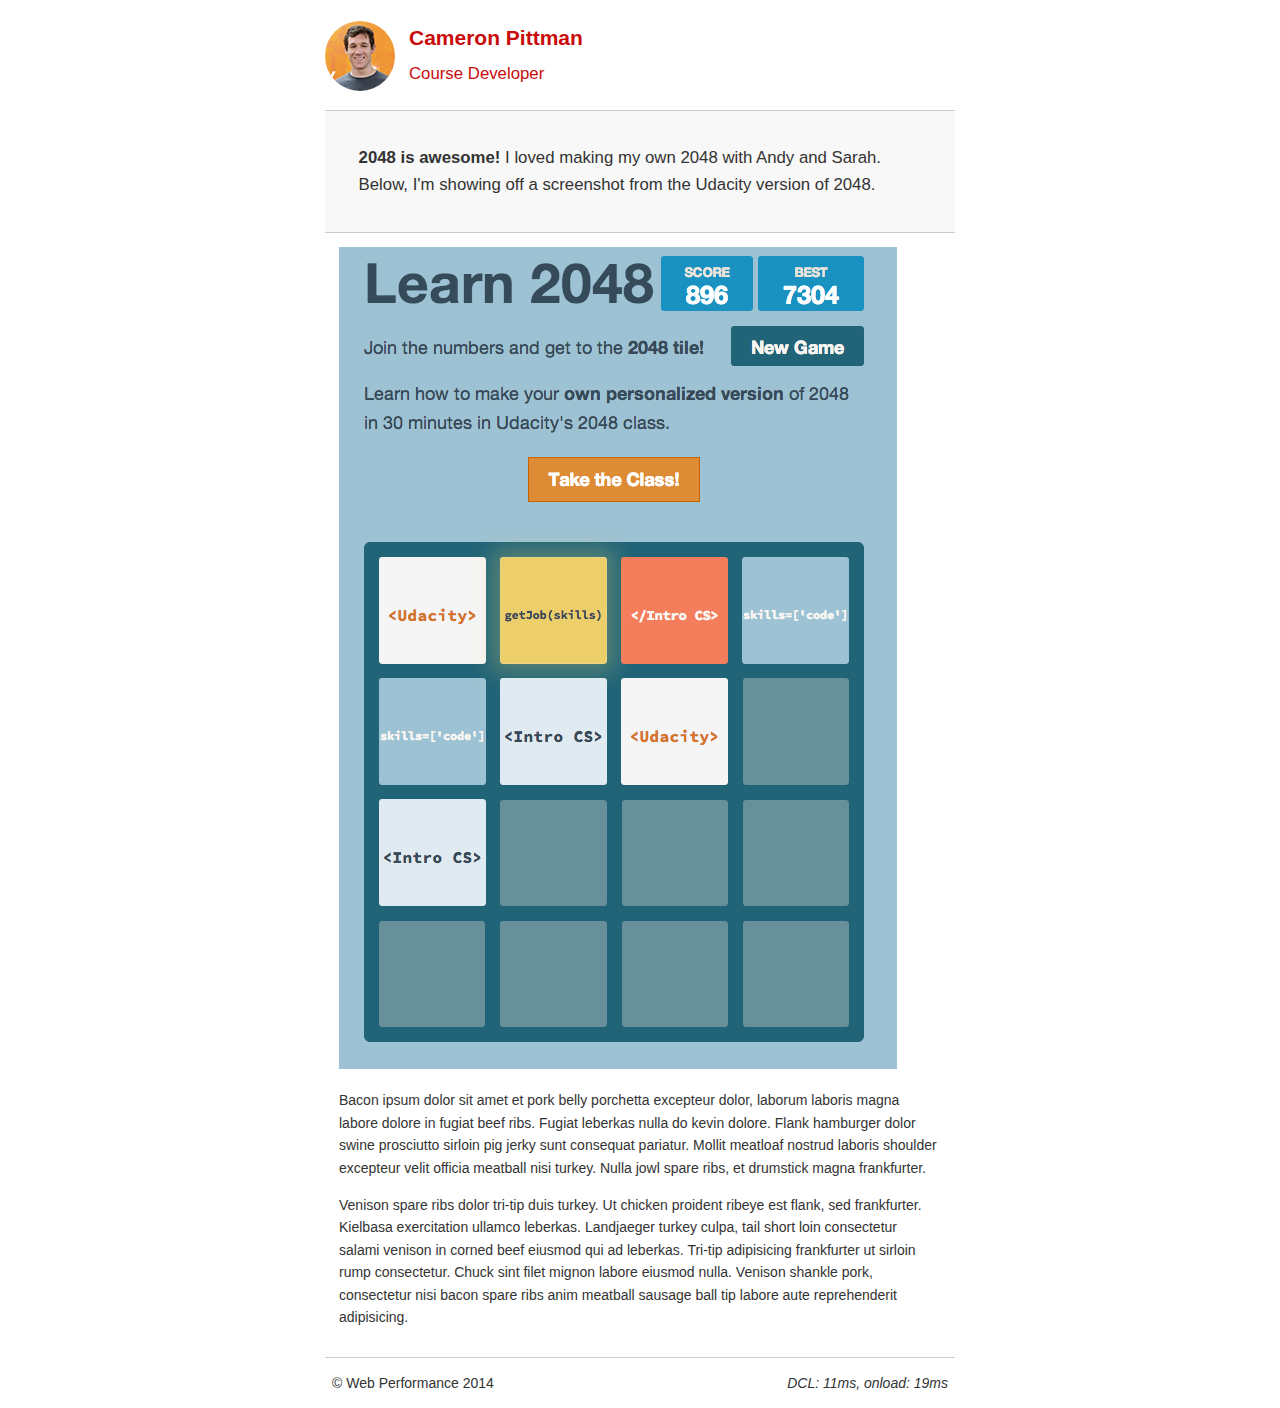
<file: project-2048.html>
<!DOCTYPE html>
<html lang="en">
  <head>
    <meta charset="utf-8">
    <meta name="viewport" content="width=device-width, initial-scale=1">
    <meta name="description" content=" FILL ME IN ">
    <meta name="author" content=" FILL ME IN ">
    <title>Cameron Pittman: Portfolio</title>
    <style>
      html {
      font-size: 100%;
      overflow-y: scroll;
      -webkit-tap-highlight-color: rgba(0,0,0,0);
      -ms-text-size-adjust: 100%;
      -webkit-text-size-adjust: none;
      }
      body { margin: 0; font-size: 14px; line-height: 1.61; font-weight: 400; }
      body, button, input, select, textarea { font-family: 'Open Sans', sans-serif; color: #333; }

      a { color: #12C; }
      a:visited { color: #61C; }
      a:focus { outline: thin dotted; }
      a:hover, a:active { color: #c00; outline: 0; }

      b, strong { font-weight: bold; }
      pre, code { font-family: monospace, monospace; font-size: 1em; }
      ul, ol { margin: 1em 0; padding: 0 0 0 20px; }
      img { border: 0; max-width: 100%; }

      body { background: #fff; }
      header, footer, .container { max-width: 45em; margin: 0 auto; }

      header { padding: 0 0.5em; color: #C90B0B; }
      header img { border-radius: 40px; float: left; }
      header p { font-size:1.5em; font-weight: bold; padding-left: 4em;}
      header p span { font-size: 0.8em; font-weight: normal;}

      .hero { padding: 2em; background-color: #f8f8f8; font-size:1.2em;
        border-bottom: 1px solid #ccc;
        border-top: 1px solid #ccc;
      }

      .content { padding: 1em 1em; }
      .content li { list-style-type: none; font-size: 1.1em;}
      li img { float:left; padding-right: 1em; }
      li p { font-size: 0.9em; font-style: italic; }

      footer {
        padding: 0 0.5em;
        border-top: 1px solid #ccc;
      }
      footer span { float: right; font-style: italic; }

      /* Smartphones (portrait) */
      @media only screen and (max-width: 480px) {
        body { font-size: 12px;}
        header p { padding-left: 4.5em;}
      }
    </style>
    <link href="css/print.css" media="print" rel="stylesheet">
    <script async src="js/perfmatters.js"></script>
  </head>

  <body>
    <header>
      <a href="/"><img src="img/profilepic.jpg"></a>
      <p>Cameron Pittman<br><span>Course Developer</span></p>
    </header>

    <div class="container">
      <div class="hero">
        <strong>2048 is awesome!</strong> I loved making my own 2048 with Andy and Sarah. Below, I'm showing off a screenshot from the Udacity version of 2048.
      </div>

      <div class="content">

        <img class="img-responsive" src="img/2048.png">

        <p>Bacon ipsum dolor sit amet et pork belly porchetta excepteur dolor, laborum laboris magna labore dolore in fugiat beef ribs. Fugiat leberkas nulla do kevin dolore. Flank hamburger dolor swine prosciutto sirloin pig jerky sunt consequat pariatur. Mollit meatloaf nostrud laboris shoulder excepteur velit officia meatball nisi turkey. Nulla jowl spare ribs, et drumstick magna frankfurter.</p>

        <p>Venison spare ribs dolor tri-tip duis turkey. Ut chicken proident ribeye est flank, sed frankfurter. Kielbasa exercitation ullamco leberkas. Landjaeger turkey culpa, tail short loin consectetur salami venison in corned beef eiusmod qui ad leberkas. Tri-tip adipisicing frankfurter ut sirloin rump consectetur. Chuck sint filet mignon labore eiusmod nulla. Venison shankle pork, consectetur nisi bacon spare ribs anim meatball sausage ball tip labore aute reprehenderit adipisicing.</p>

    </div>

    <footer>
      <p>&copy; Web Performance 2014 <span id="crp-stats"></span></p>
    </footer>
  </body>
</html>
</file>
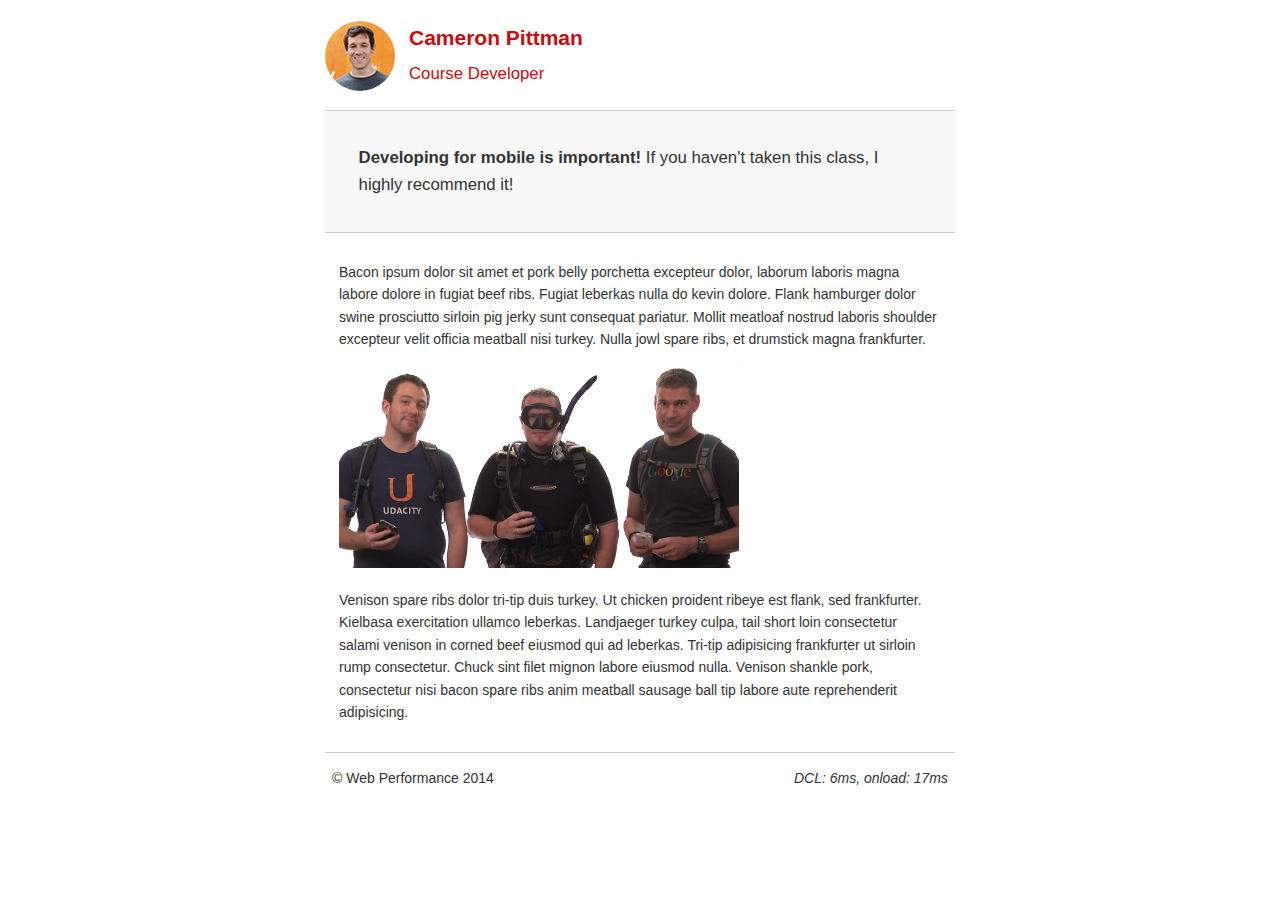
<file: project-mobile.html>
<!DOCTYPE html>
<html lang="en">
  <head>
    <meta charset="utf-8">
    <meta name="viewport" content="width=device-width, initial-scale=1">
    <meta name="description" content=" FILL ME IN ">
    <meta name="author" content=" FILL ME IN ">
    <title>Cameron Pitman: Portfolio</title>
    <style>
      html {
      font-size: 100%;
      overflow-y: scroll;
      -webkit-tap-highlight-color: rgba(0,0,0,0);
      -ms-text-size-adjust: 100%;
      -webkit-text-size-adjust: none;
      }
      body { margin: 0; font-size: 14px; line-height: 1.61; font-weight: 400; }
      body, button, input, select, textarea { font-family: 'Open Sans', sans-serif; color: #333; }

      a { color: #12C; }
      a:visited { color: #61C; }
      a:focus { outline: thin dotted; }
      a:hover, a:active { color: #c00; outline: 0; }

      b, strong { font-weight: bold; }
      pre, code { font-family: monospace, monospace; font-size: 1em; }
      ul, ol { margin: 1em 0; padding: 0 0 0 20px; }
      img { border: 0; max-width: 100%; }

      body { background: #fff; }
      header, footer, .container { max-width: 45em; margin: 0 auto; }

      header { padding: 0 0.5em; color: #C90B0B; }
      header img { border-radius: 40px; float: left; }
      header p { font-size:1.5em; font-weight: bold; padding-left: 4em;}
      header p span { font-size: 0.8em; font-weight: normal;}

      .hero { padding: 2em; background-color: #f8f8f8; font-size:1.2em;
        border-bottom: 1px solid #ccc;
        border-top: 1px solid #ccc;
      }

      .content { padding: 1em 1em; }
      .content li { list-style-type: none; font-size: 1.1em;}
      li img { float:left; padding-right: 1em; }
      li p { font-size: 0.9em; font-style: italic; }

      footer {
        padding: 0 0.5em;
        border-top: 1px solid #ccc;
      }
      footer span { float: right; font-style: italic; }

      /* Smartphones (portrait) */
      @media only screen and (max-width: 480px) {
        body { font-size: 12px;}
        header p { padding-left: 4.5em;}
      }
    </style>
    <link href="css/print.css" media="print" rel="stylesheet">
    <script async src="js/perfmatters.js"></script>
  </head>

  <body>
    <header>
      <a href="/"><img src="img/profilepic.jpg"></a>
      <p>Cameron Pittman<br><span>Course Developer</span></p>
    </header>

    <div class="container">
      <div class="hero">
        <strong>Developing for mobile is important!</strong> If you haven't taken this class, I highly recommend it!
      </div>

      <div class="content">
        
        <p>Bacon ipsum dolor sit amet et pork belly porchetta excepteur dolor, laborum laboris magna labore dolore in fugiat beef ribs. Fugiat leberkas nulla do kevin dolore. Flank hamburger dolor swine prosciutto sirloin pig jerky sunt consequat pariatur. Mollit meatloaf nostrud laboris shoulder excepteur velit officia meatball nisi turkey. Nulla jowl spare ribs, et drumstick magna frankfurter.</p>

        <img src="img/mobilewebdev.jpg">

        <p>Venison spare ribs dolor tri-tip duis turkey. Ut chicken proident ribeye est flank, sed frankfurter. Kielbasa exercitation ullamco leberkas. Landjaeger turkey culpa, tail short loin consectetur salami venison in corned beef eiusmod qui ad leberkas. Tri-tip adipisicing frankfurter ut sirloin rump consectetur. Chuck sint filet mignon labore eiusmod nulla. Venison shankle pork, consectetur nisi bacon spare ribs anim meatball sausage ball tip labore aute reprehenderit adipisicing.</p>

    </div>

    <footer>
      <p>&copy; Web Performance 2014 <span id="crp-stats"></span></p>
    </footer>
  </body>
</html>
</file>
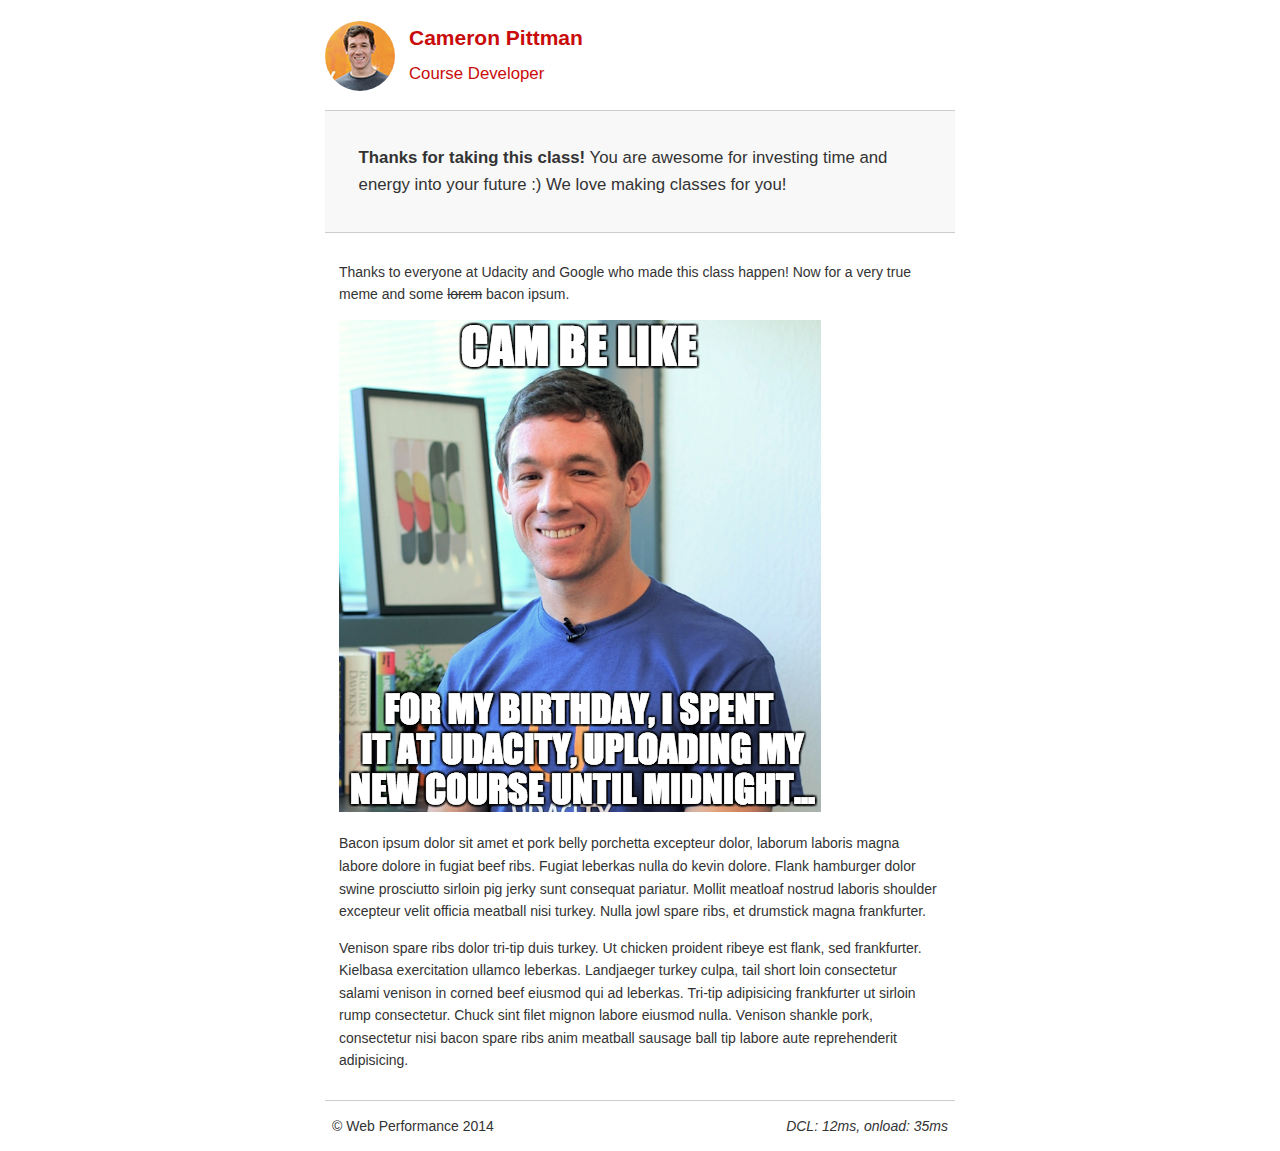
<file: project-webperf.html>
<!DOCTYPE html>
<html lang="en">
  <head>
    <meta charset="utf-8">
    <meta name="viewport" content="width=device-width, initial-scale=1">
    <meta name="description" content=" FILL ME IN ">
    <meta name="author" content=" FILL ME IN ">
    <title>Cameron Pitman: Portfolio</title>
    <style>
      html {
      font-size: 100%;
      overflow-y: scroll;
      -webkit-tap-highlight-color: rgba(0,0,0,0);
      -ms-text-size-adjust: 100%;
      -webkit-text-size-adjust: none;
      }
      body { margin: 0; font-size: 14px; line-height: 1.61; font-weight: 400; }
      body, button, input, select, textarea { font-family: 'Open Sans', sans-serif; color: #333; }

      a { color: #12C; }
      a:visited { color: #61C; }
      a:focus { outline: thin dotted; }
      a:hover, a:active { color: #c00; outline: 0; }

      b, strong { font-weight: bold; }
      pre, code { font-family: monospace, monospace; font-size: 1em; }
      ul, ol { margin: 1em 0; padding: 0 0 0 20px; }
      img { border: 0; max-width: 100%; }

      body { background: #fff; }
      header, footer, .container { max-width: 45em; margin: 0 auto; }

      header { padding: 0 0.5em; color: #C90B0B; }
      header img { border-radius: 40px; float: left; }
      header p { font-size:1.5em; font-weight: bold; padding-left: 4em;}
      header p span { font-size: 0.8em; font-weight: normal;}

      .hero { padding: 2em; background-color: #f8f8f8; font-size:1.2em;
        border-bottom: 1px solid #ccc;
        border-top: 1px solid #ccc;
      }

      .content { padding: 1em 1em; }
      .content li { list-style-type: none; font-size: 1.1em;}
      li img { float:left; padding-right: 1em; }
      li p { font-size: 0.9em; font-style: italic; }

      footer {
        padding: 0 0.5em;
        border-top: 1px solid #ccc;
      }
      footer span { float: right; font-style: italic; }

      /* Smartphones (portrait) */
      @media only screen and (max-width: 480px) {
        body { font-size: 12px;}
        header p { padding-left: 4.5em;}
      }
    </style>
    <link href="css/print.css" media="print" rel="stylesheet">

    <script async src="js/perfmatters.js"></script>
  </head>

  <body>
    <header>
      <a href="/"><img src="img/profilepic.jpg"></a>
      <p>Cameron Pittman<br><span>Course Developer</span></p>
    </header>

    <div class="container">
      <div class="hero">
        <strong>Thanks for taking this class!</strong> You are awesome for investing time and energy into your future :) We love making classes for you!
      </div>

      <div class="content">
        
        <p>Thanks to everyone at Udacity and Google who made this class happen! Now for a very true meme and some <strike>lorem</strike> bacon ipsum.</p>

        <img src="img/cam_be_like.png">

        <p>Bacon ipsum dolor sit amet et pork belly porchetta excepteur dolor, laborum laboris magna labore dolore in fugiat beef ribs. Fugiat leberkas nulla do kevin dolore. Flank hamburger dolor swine prosciutto sirloin pig jerky sunt consequat pariatur. Mollit meatloaf nostrud laboris shoulder excepteur velit officia meatball nisi turkey. Nulla jowl spare ribs, et drumstick magna frankfurter.</p>

        <p>Venison spare ribs dolor tri-tip duis turkey. Ut chicken proident ribeye est flank, sed frankfurter. Kielbasa exercitation ullamco leberkas. Landjaeger turkey culpa, tail short loin consectetur salami venison in corned beef eiusmod qui ad leberkas. Tri-tip adipisicing frankfurter ut sirloin rump consectetur. Chuck sint filet mignon labore eiusmod nulla. Venison shankle pork, consectetur nisi bacon spare ribs anim meatball sausage ball tip labore aute reprehenderit adipisicing.</p>

    </div>

    <footer>
      <p>&copy; Web Performance 2014 <span id="crp-stats"></span></p>
    </footer>
  </body>
</html>
</file>
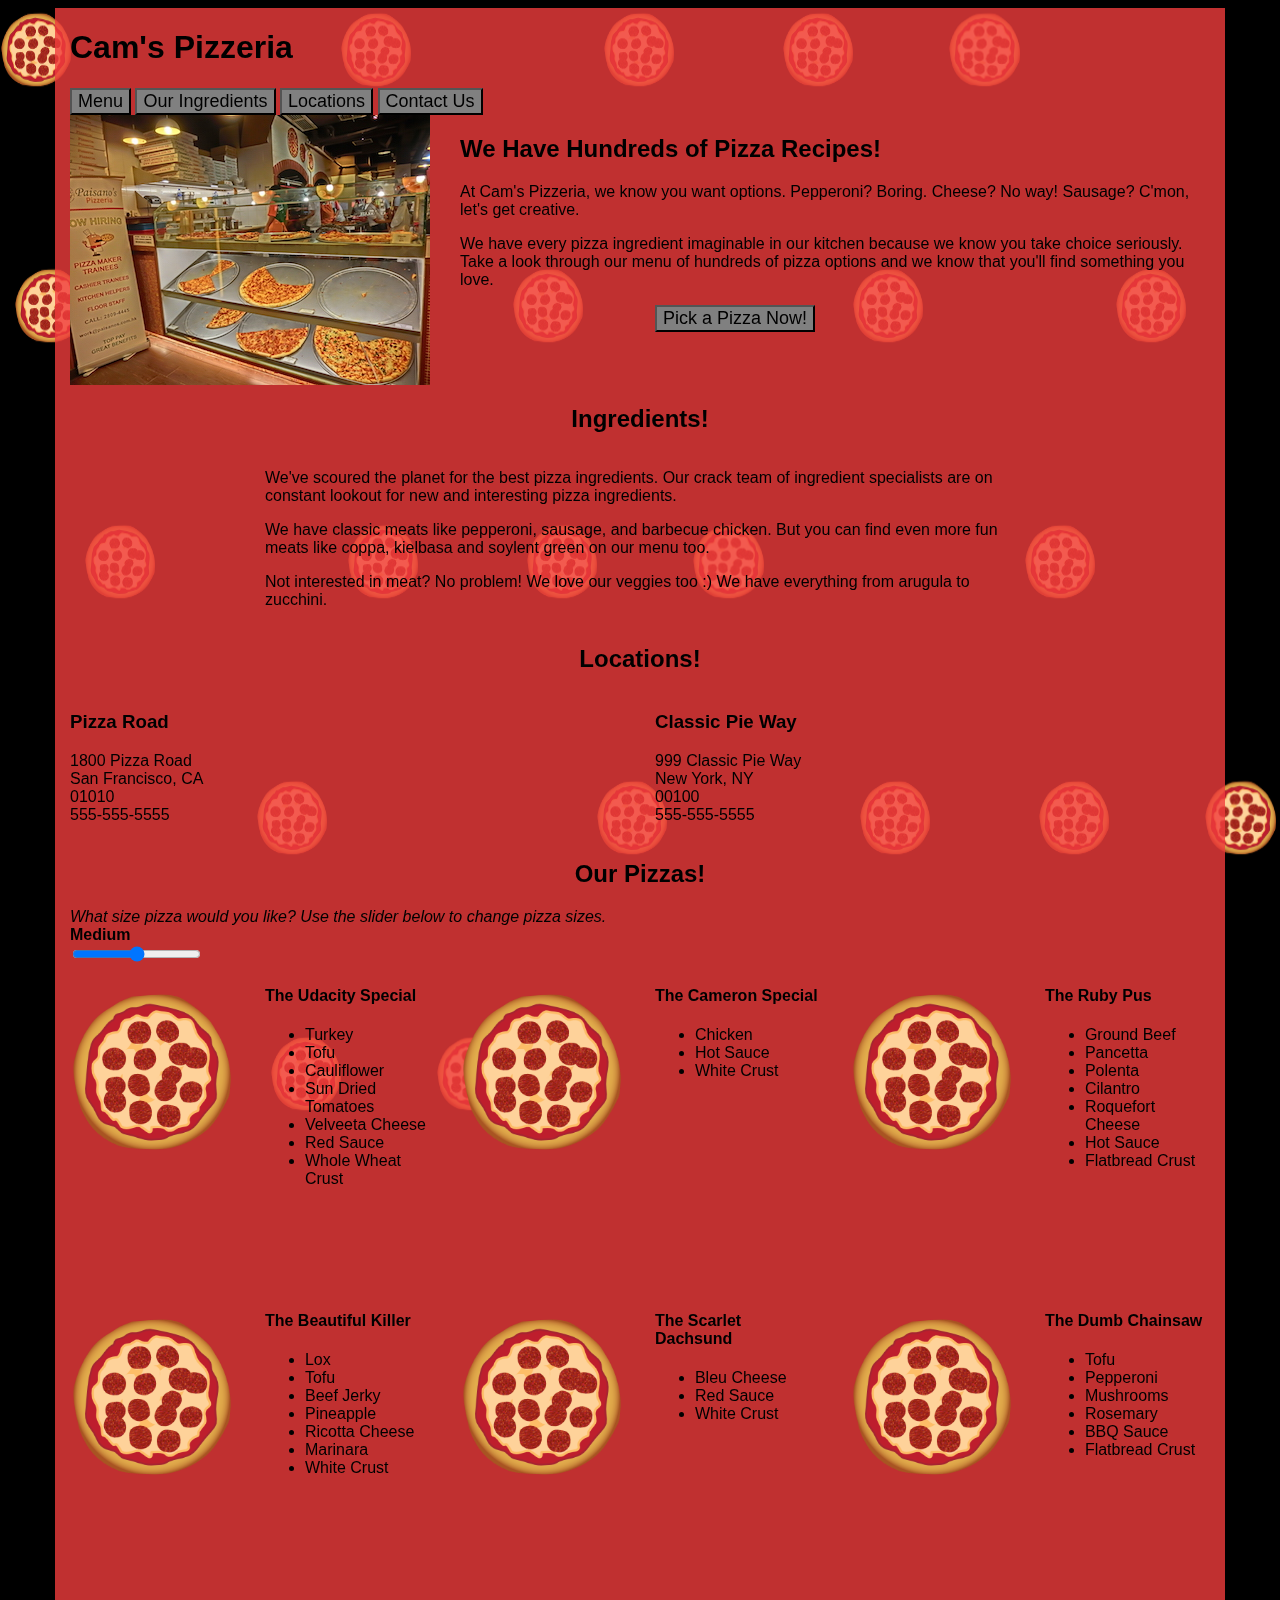
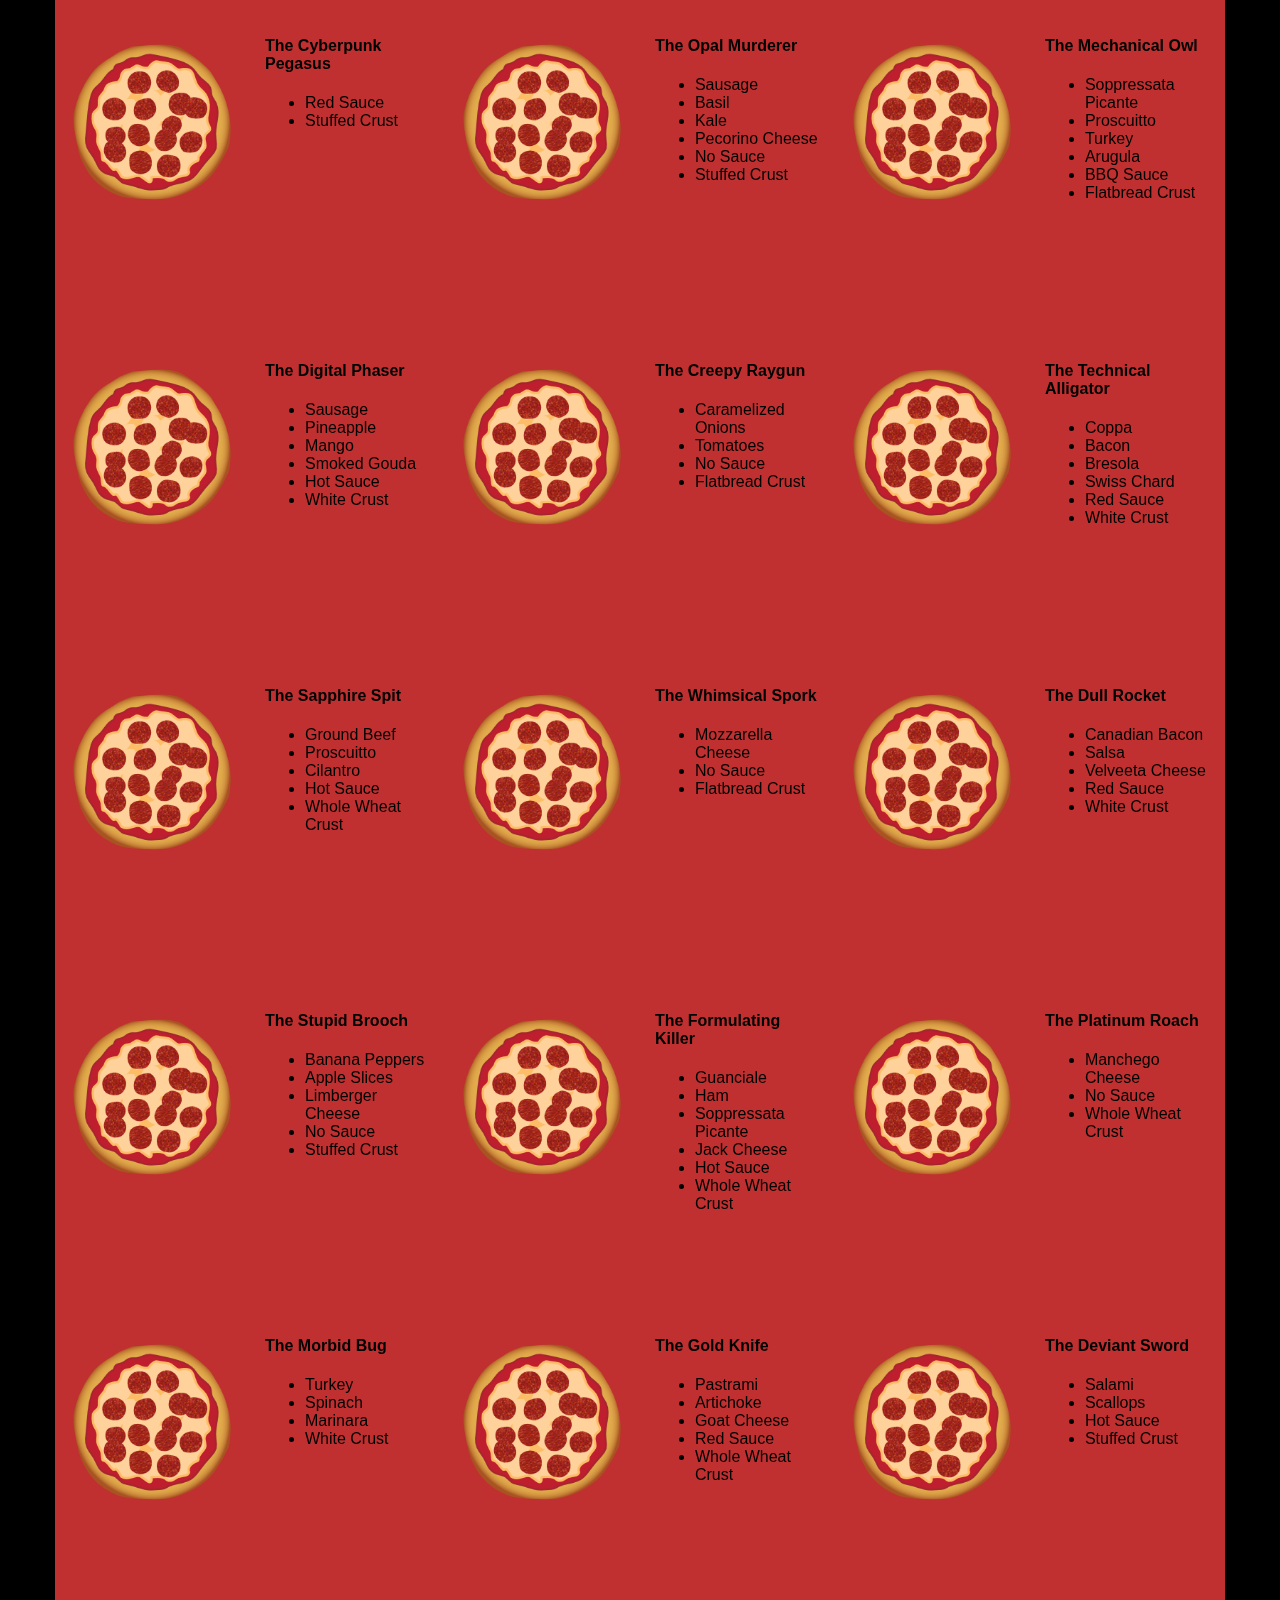
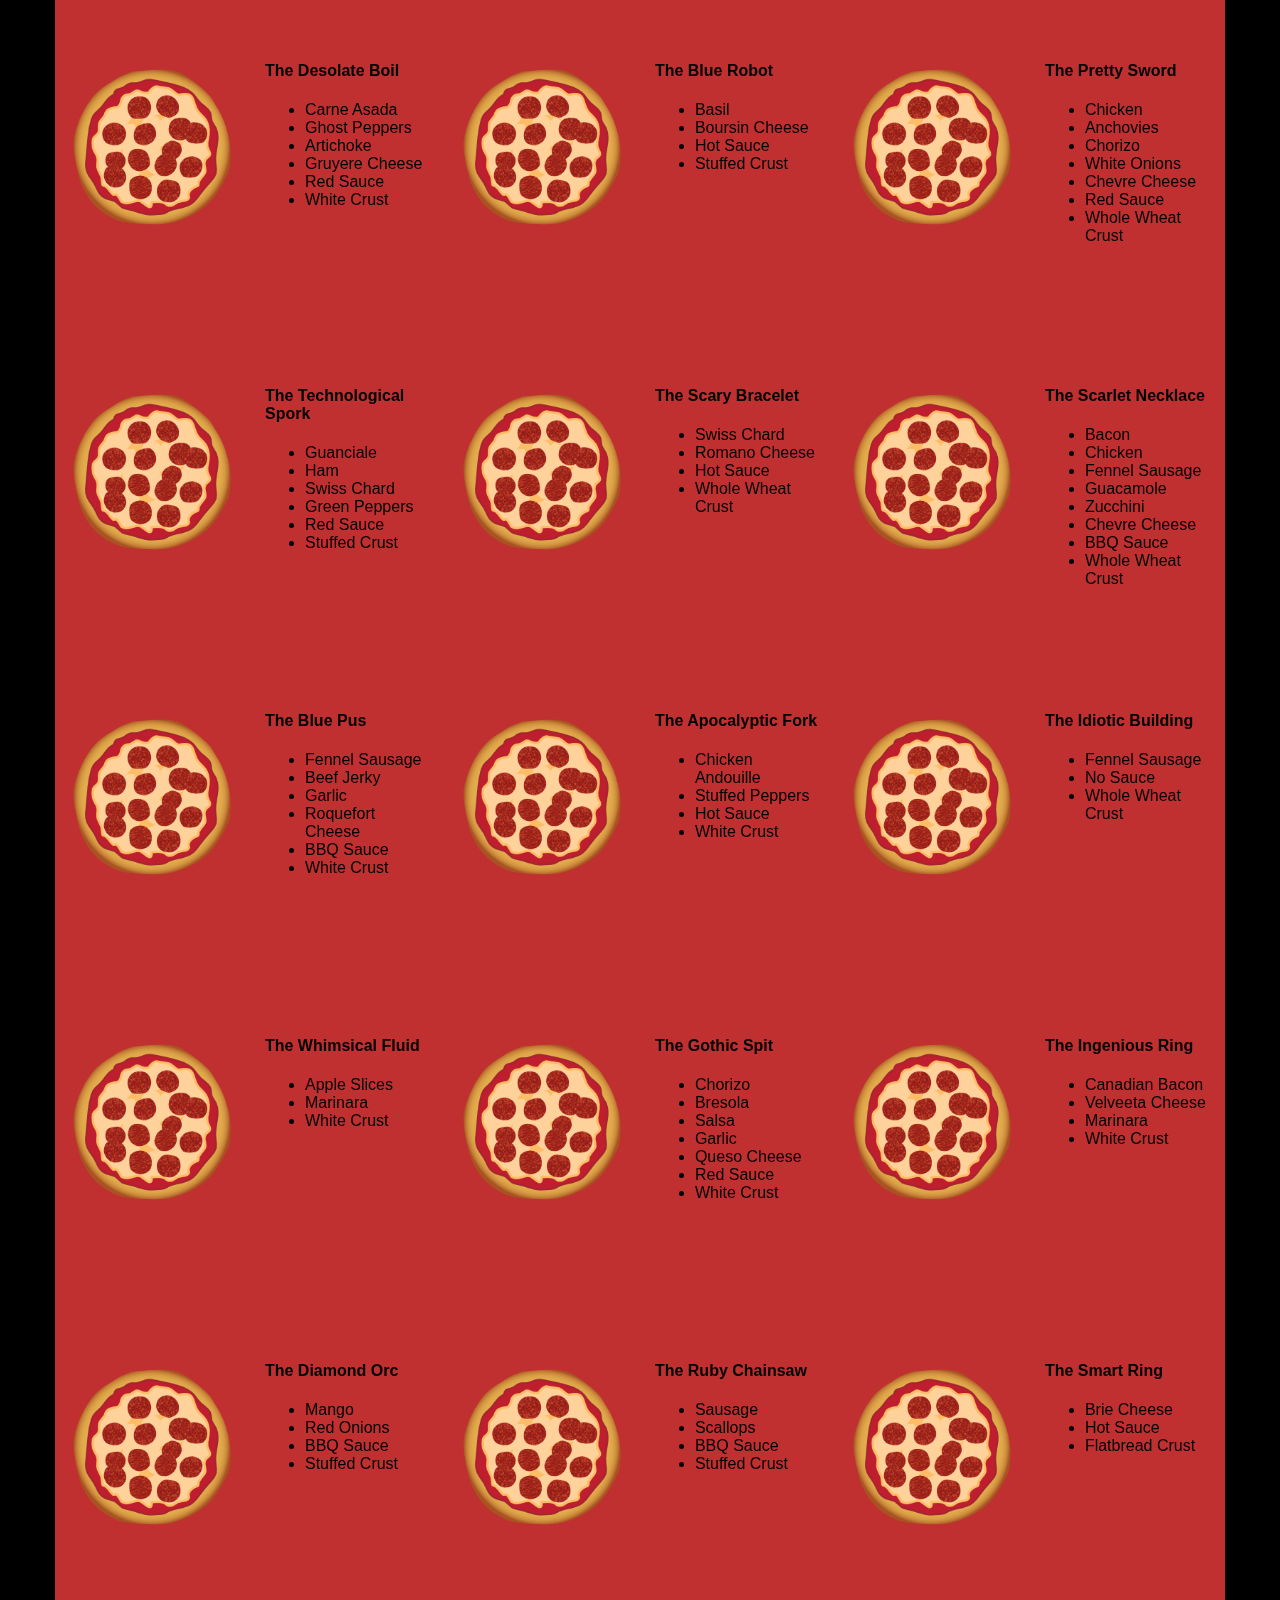
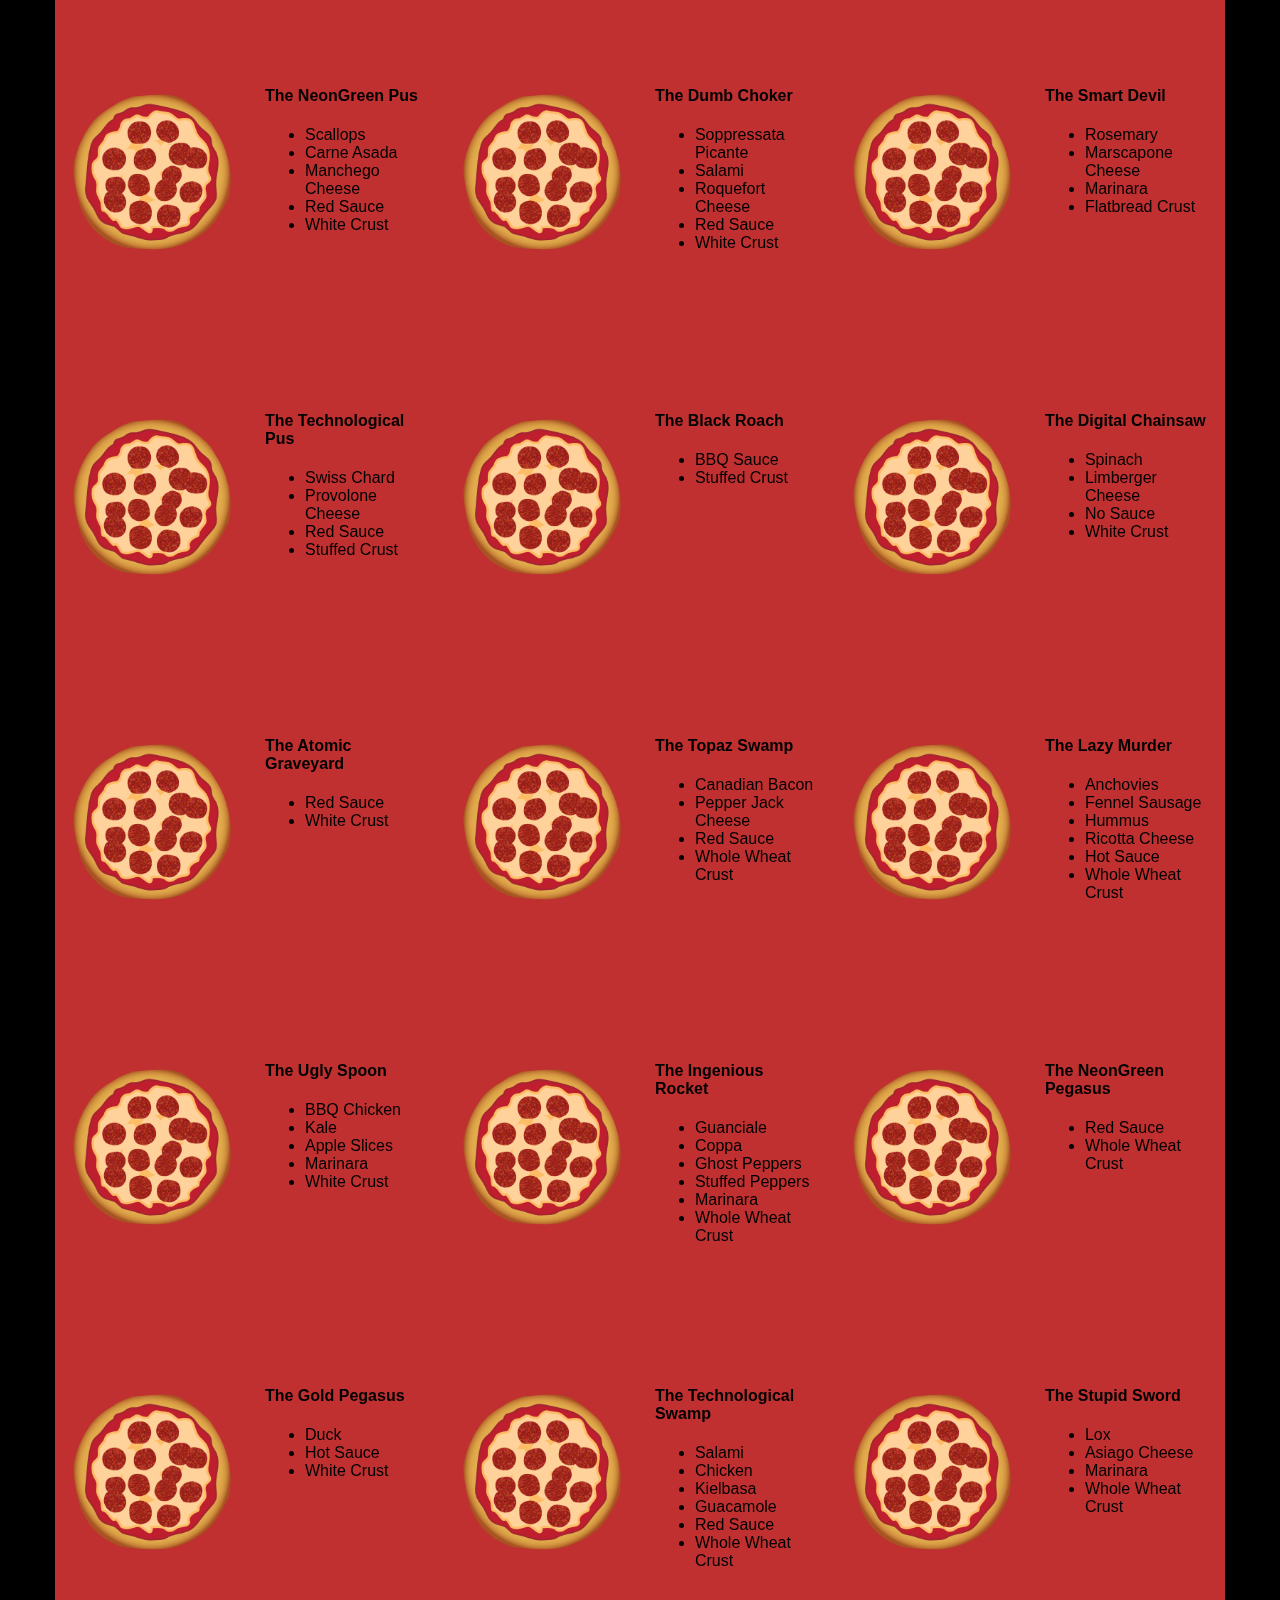
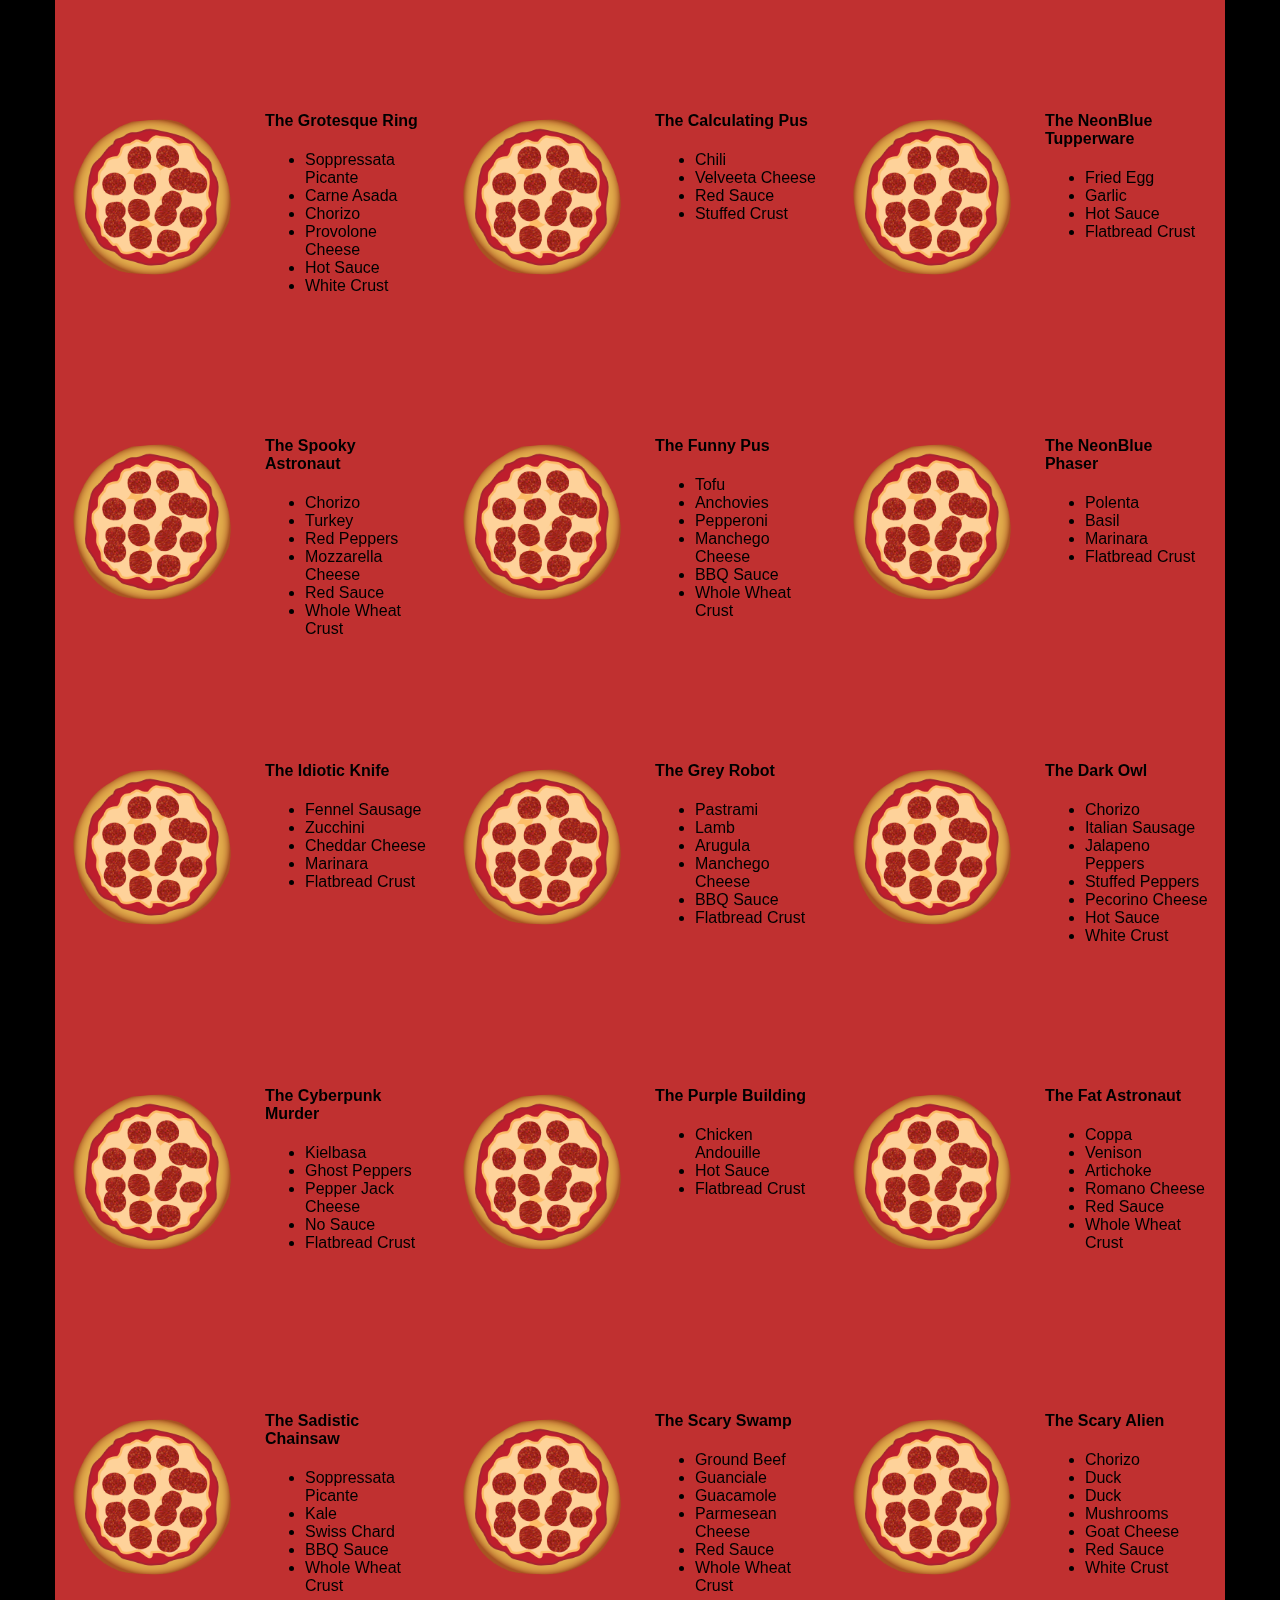
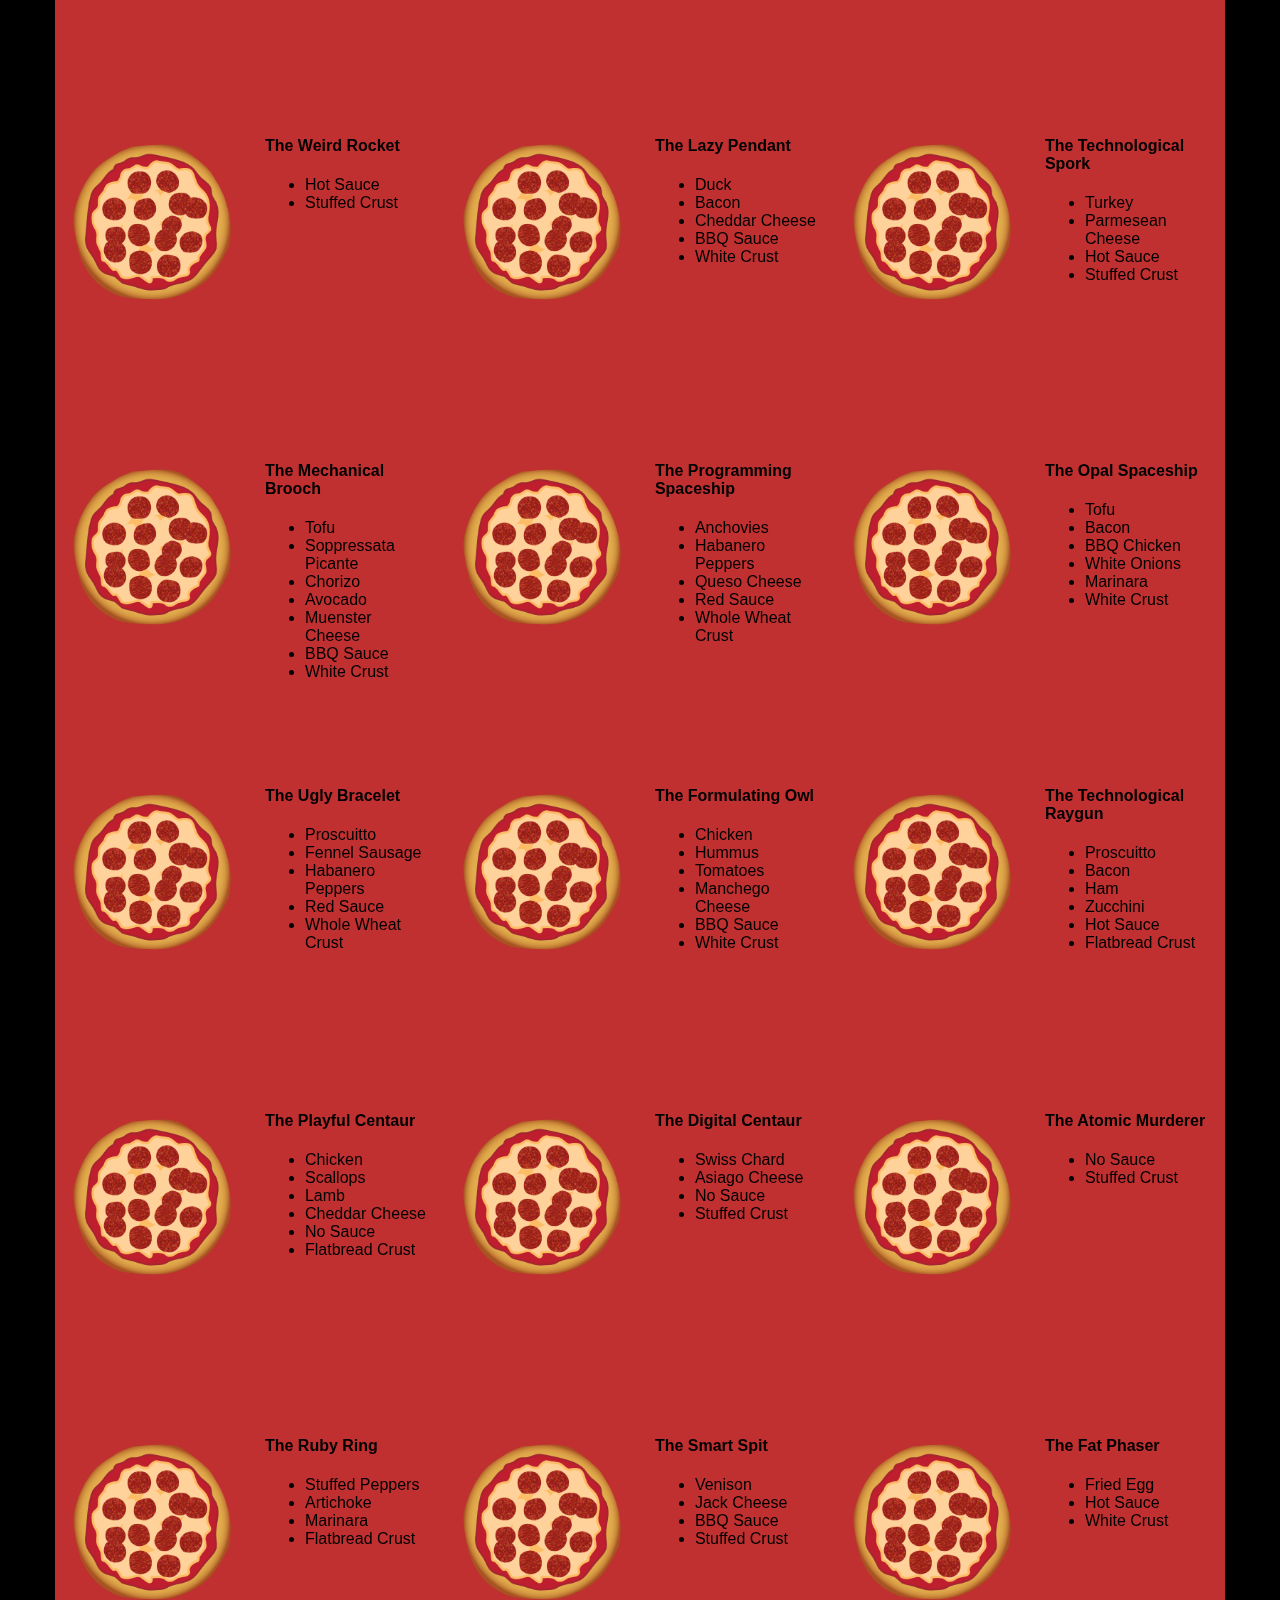
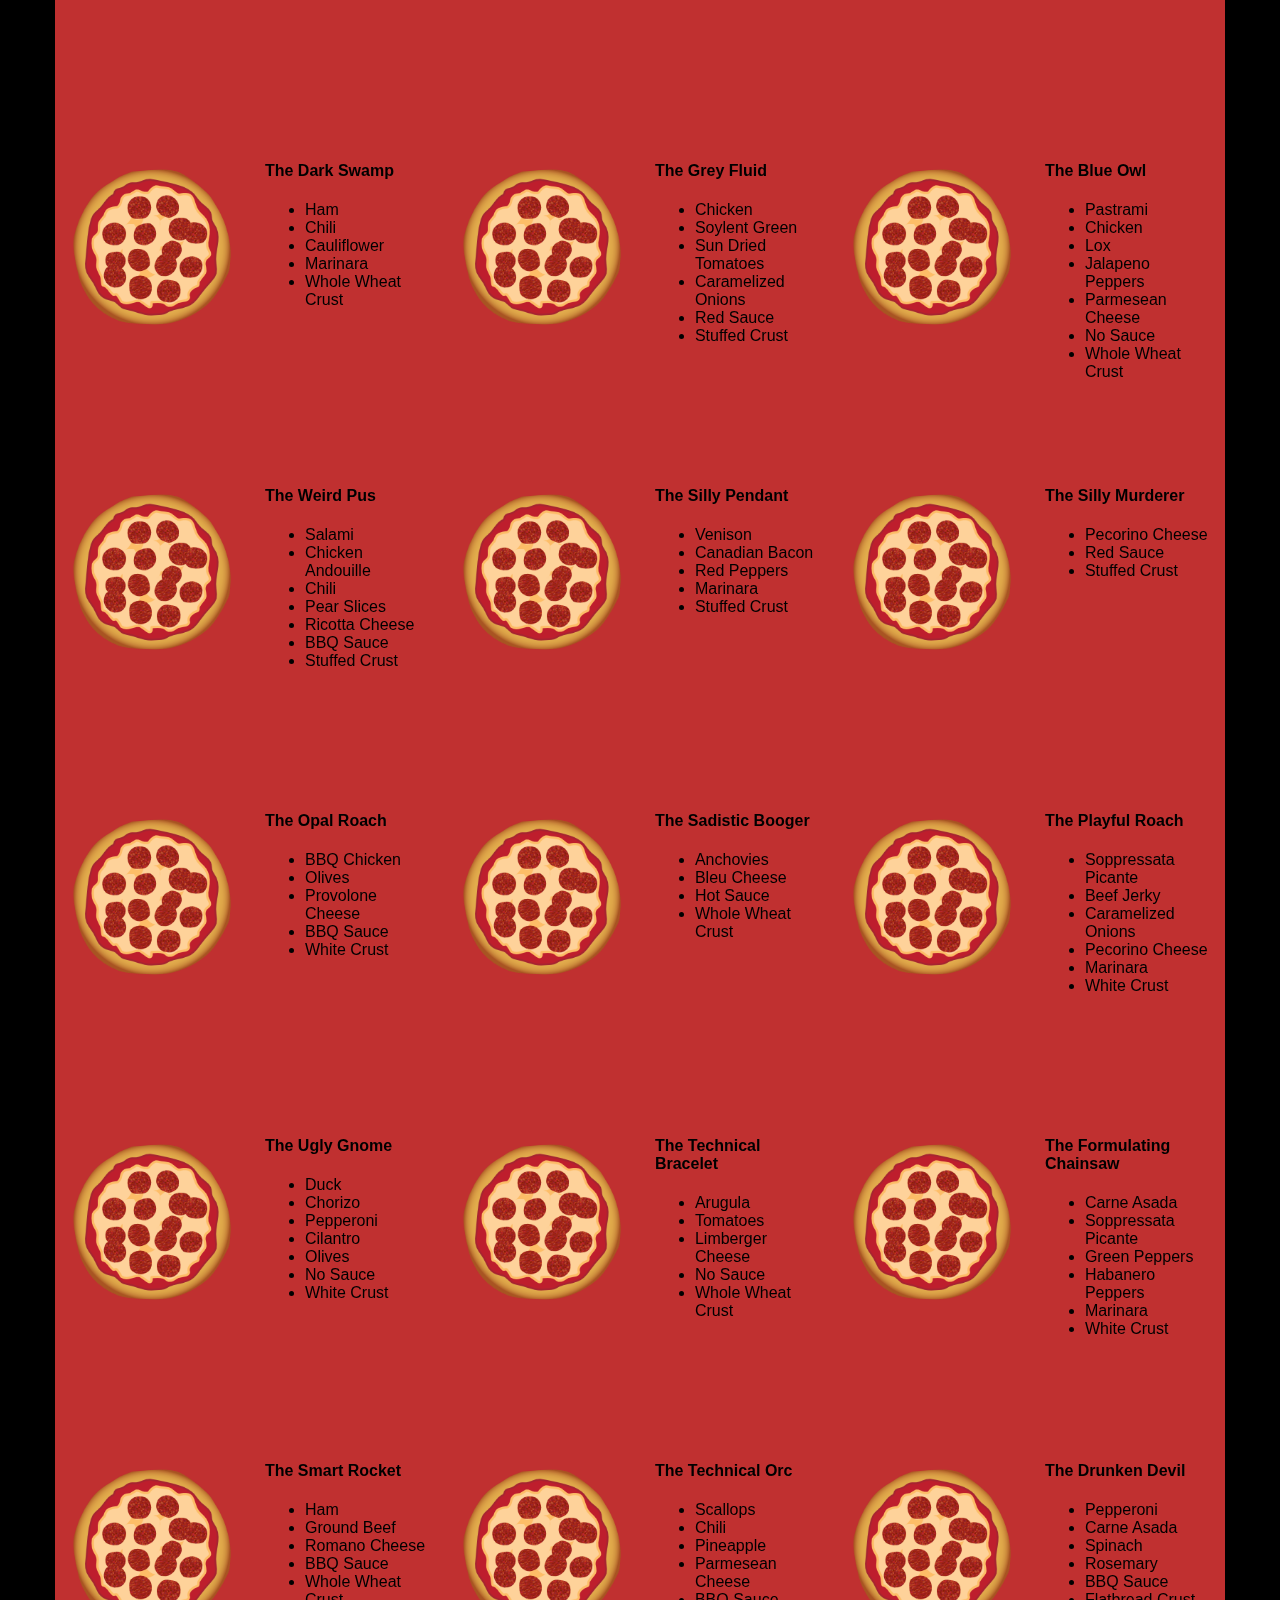
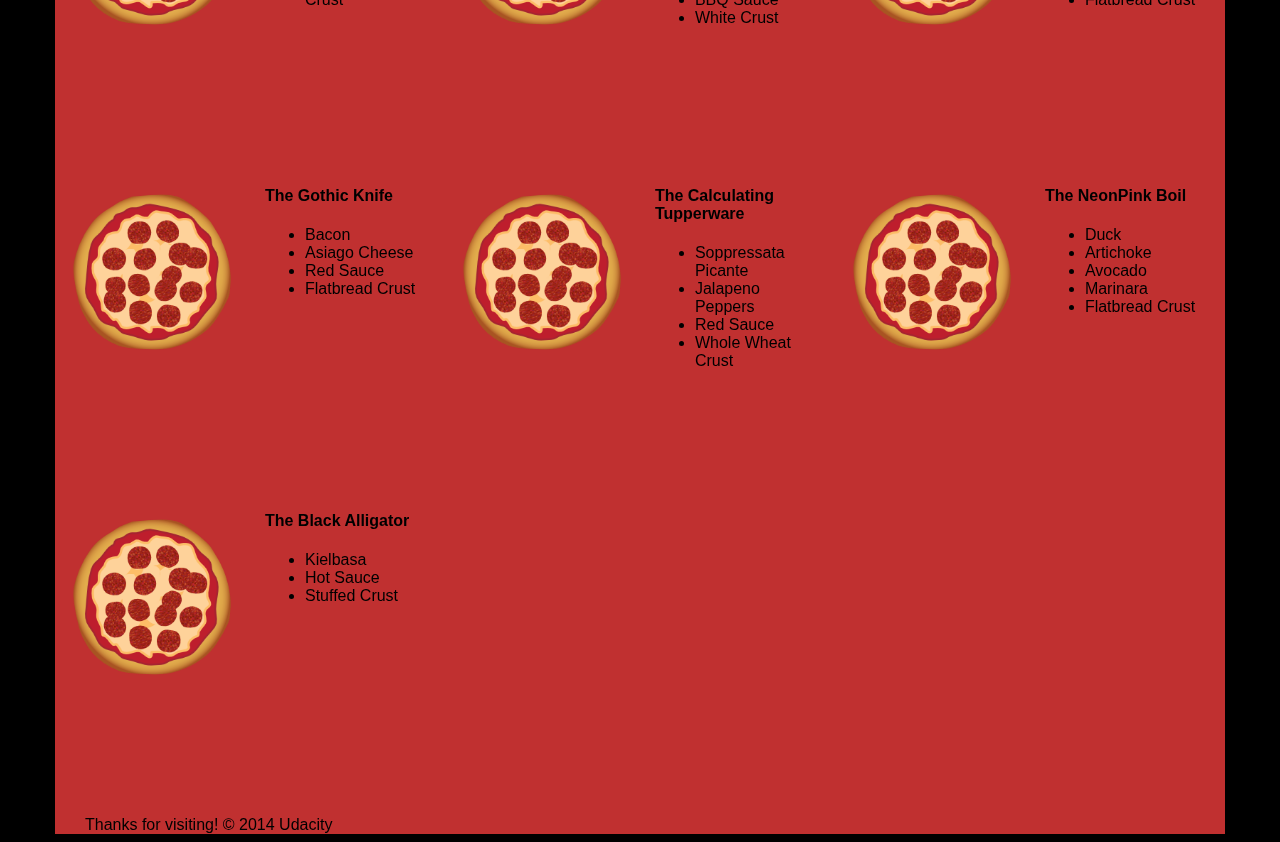
<file: views/pizza.html>
<!DOCTYPE HTML>
<html>
<meta name=viewport content="width=device-width, initial-scale=1">
<head>  
  <style>
  img {
    vertical-align: middle;
  }
  .img-responsive {
    display: block;
    width: 100% \9;
    max-width: 100%;
    height: auto;
  }
  .container {
    margin-right: auto;
    margin-left: auto;
    padding-left: 15px;
    padding-right: 15px;
    background-color: rgba(240, 60, 60, 0.8);
  }
  @media (min-width: 768px) {
    .container {
      width: 750px;
    }
  }
  @media (min-width: 992px) {
    .container {
      width: 970px;
    }
  }
  @media (min-width: 1200px) {
    .container {
      width: 1170px;
    }
  }
  @media (max-width: 1050px){
      input {
        padding: 10px;
        margin: 5px 15px 15px 15px;
        background-color: #eee;
        font-size: 20px;
      }
      body {
        font-size: 18px;
      }
  }
  .container:before,
  .container:after,
  .container-fluid:before,
  .container-fluid:after,
  .row:before,
  .row:after {
    content: " ";
    display: table;
  }
  .clearfix:after,
  .container:after,
  .container-fluid:after,
  .row:after {
    clear: both;
  }
  .row {
  margin-left: -15px;
  margin-right: -15px;
  }
  .col-md-4, .col-md-6, .col-md-8, .col-md-12 {
    position: relative;
    min-height: 1px;
    padding-left: 15px;
    padding-right: 15px;
  }
  @media (min-width: 992px) {
    .col-md-4, .col-md-6, .col-md-8, .col-md-12 {
      float: left;
    }
    .col-md-12 {
      width: 100%;
    }
    .col-md-8 {
      width: 66.66666667%;
    }
    .col-md-6 {
      width: 50%;
    }
    .col-md-4 {
      width: 33.33333333%;
    }
    .col-md-push-3 {
      left: 25%;
    }
    .col-md-push-2 {
      left: 16.66666667%;
    }
  }
  * {
    -webkit-box-sizing: border-box;
    -moz-box-sizing: border-box;
    -box-sizing: border-box;
  }
  body {
    font-family: "Trebuchet MS", Helvetica, sans-serif;
    background: black;
  }

  input {
    background: gray;
    font-size: 18px;
  }

  form {
    display: inline-block;
  }
  .centered {
    text-align: center;
  }

  #pizzaSize {
    font-weight: 800;
  }

  .mover {
    position: fixed;
    width: 256px;
    z-index: -1;
  }

  .randomPizzaContainer {
    float: left;
    display: flex;
  }

  .randomPizzaContainer:after {
    content: "";
    display: table;
    clear:both;
  }
  </style>
</head>

<body>
  <div class="container">
    <div id="header" class="row">
      <div class="col-md-6">
        <div class="row">
          <div class="col-md-12">
            <h1>Cam's Pizzeria</h1>
            <div class="row">
              <div id="menu" class="col-md-12">
                <form action="#randomPizzas">
                  <input type="submit" value="Menu">
                </form>
                <form action="#ingredients">
                  <input type="submit" value="Our Ingredients">
                </form>
                <form action="#locations">
                  <input type="submit" value="Locations">
                </form>
                <form action="#" onsubmit="alert('Thanks for clicking! This button doesn\'t do anything because this is a fake pizzeria :\)')">
                  <input type="submit" value="Contact Us">
                </form>
              </div>
            </div>
          </div>
        </div>
      </div>
      <div id="movingPizzas1" class="col-md-6">
      </div>
    </div>
    <div id="callToAction" class="row">
      <div class="col-md-4">
        <img src="images/pizzeria.png" class="img-responsive"> <!-- Image credit to: http://commons.wikimedia.org/wiki/File:HK_TST_night_%E5%98%89%E8%98%AD%E9%81%93_Granville_Road_restaurant_Paisano's_Pizzeria_pizza_Dec-2013.JPG -->
      </div>
      <div class="col-md-8">
        <div class="row">
          <div class="col-md-12">
            <h2>We Have Hundreds of Pizza Recipes!</h2>            
            <p>At Cam's Pizzeria, we know you want options. Pepperoni? Boring. Cheese? No way! Sausage? C'mon, let's get creative.</p>

            <p>We have every pizza ingredient imaginable in our kitchen because we know you take choice seriously. Take a look through our menu of hundreds of pizza options and we know that you'll find something you love.</p>
          </div>
        </div>
        <div class="row">
          <div class="col-md-6 col-md-push-3">
            <form action="#randomPizzas">
              <input type="submit" value="Pick a Pizza Now!">
            </form>
          </div>
        </div>
      </div>
    </div>
    <div id="ingredients" class="row">
      <div class="col-md-8 col-md-push-2">
        <div class="row">
          <div class="col-md-12 centered">
            <h2>Ingredients!</h2>
          </div>
        </div>
        <div class="row">
          <div class="col-md-12">
            <p>We've scoured the planet for the best pizza ingredients. Our crack team of ingredient specialists are on constant lookout for new and interesting pizza ingredients.</p>

            <p>We have classic meats like pepperoni, sausage, and barbecue chicken. But you can find even more fun meats like coppa, kielbasa and soylent green on our menu too.</p>

            <p>Not interested in meat? No problem! We love our veggies too :) We have everything from arugula to zucchini.</p>
          </div>
        </div>
      </div>
    </div>
    <div id="locations" class="row">
      <div class="col-md-12">
        <h2 style="text-align: center">Locations!</h2>
        <div class="row">
          <div class="col-md-6">
            <h3>Pizza Road</h3>
            <p>1800 Pizza Road<br>San Francisco, CA<br>01010<br>555-555-5555</p>
          </div>
          <div class="col-md-6">
            <h3>Classic Pie Way</h3>
            <p>999 Classic Pie Way<br>New York, NY<br>00100<br>555-555-5555</p>
          </div>
        </div>
      </div>
    </div>
    <div id="pizzaGenerator" class="row">
      <div class="col-md-12">
        <h2 style="text-align: center">Our Pizzas!</h2>
        <div class="row">
          <div class="col-md-12">
            <em>What size pizza would you like? Use the slider below to change pizza sizes.</em>
          </div>
          <div id="pizzaSize" class="col-md-6">Medium</div>
          <div class="col-md-12">
            <input id="sizeSlider" type="range" min="1" max="3" value="2" step="1" onchange="resizePizzas(this.value)"></input>
          </div>
        </div>
        <div id="randomPizzas" class="row">
          <div id="pizza0" class="randomPizzaContainer" style="width:33.33%;">
            <div class="col-md-6">
              <img src="images/pizza.png" class="img-responsive">
            </div>
            <div class="col-md-6">
              <h4>The Udacity Special</h4>
              <ul>
                <li>Turkey</li>
                <li>Tofu</li>
                <li>Cauliflower</li>
                <li>Sun Dried Tomatoes</li>
                <li>Velveeta Cheese</li>
                <li>Red Sauce</li>
                <li>Whole Wheat Crust</li>
              </ul>
            </div>
          </div>
          <div id="pizza1" class="randomPizzaContainer" style="width:33.33%;">
            <div class="col-md-6">
              <img src="images/pizza.png" class="img-responsive">
            </div>
            <div class="col-md-6">
              <h4>The Cameron Special</h4>
              <ul>
                <li>Chicken</li>
                <li>Hot Sauce</li>
                <li>White Crust</li>
              </ul>
            </div>
          </div>
        </div>
      </div>
    </div>
    <div id="footer" class="col-md-12">Thanks for visiting! &copy; 2014 Udacity</div>
  </div>
  <script type="text/javascript" src="js/main.js"></script>
</body>
</html>
</file>
<file: css/print.css>
@media print {
  * { background: transparent !important; color: black !important; text-shadow: none !important; filter:none !important; -ms-filter: none !important; }
  a, a:visited { color: #444 !important; text-decoration: underline; }
  a[href]:after { content: " (" attr(href) ")"; }
  tr, img { page-break-inside: avoid; }
  img { max-width: 100% !important; }
  @page { margin: 0.5cm; }
  p, h2, h3 { orphans: 3; widows: 3; }
  h2, h3{ page-break-after: avoid; }
}
</file>
